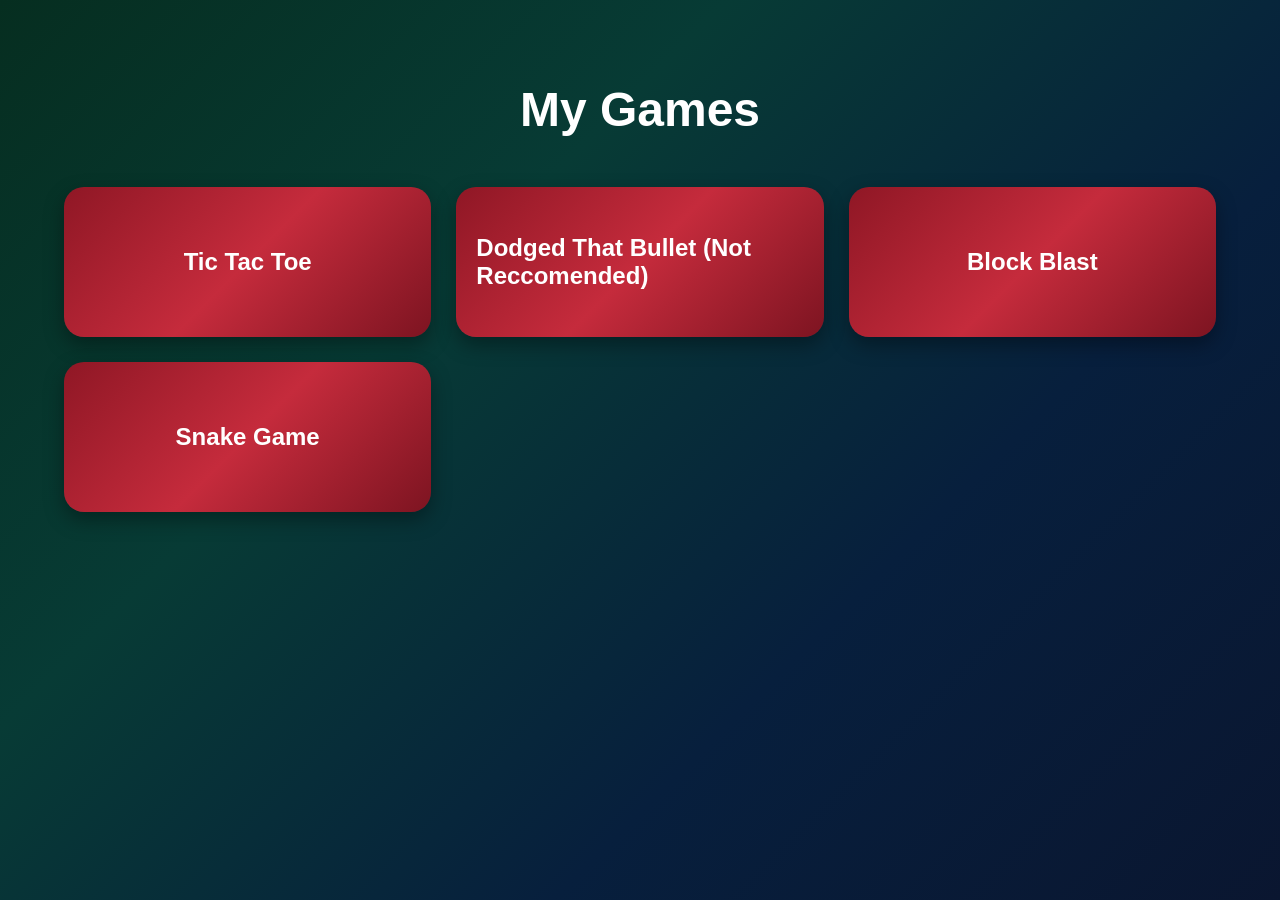
<file: index.html>
<!DOCTYPE html>
<html lang="en">
<head>
    <meta charset="UTF-8">
    <meta name="viewport" content="width=device-width, initial-scale=1.0">

    <title>My Games</title>

    <link rel="stylesheet" href="style1.css">
</head>

<body>

    <main>
        <h1>My Games</h1>

        <div class="game-row">
            <a href="Tic Tac Toe/tic tac toe pg1.html" class="game-button">
                Tic Tac Toe
            </a>

            <a href="Dodged that bullet/dodged that bullet page.html" class="game-button" target="_blank">
                Dodged That Bullet          (Not Reccomended)
            </a>

            <a href="Block Blast/Block Blast Space PG1.html" class="game-button">
                Block Blast
            </a>

            <a href="Snake Game/snake game pg1.html" class="game-button">
                Snake Game
            </a>

            </a>
        </div>
    </main>

</body>
</html>
</file>
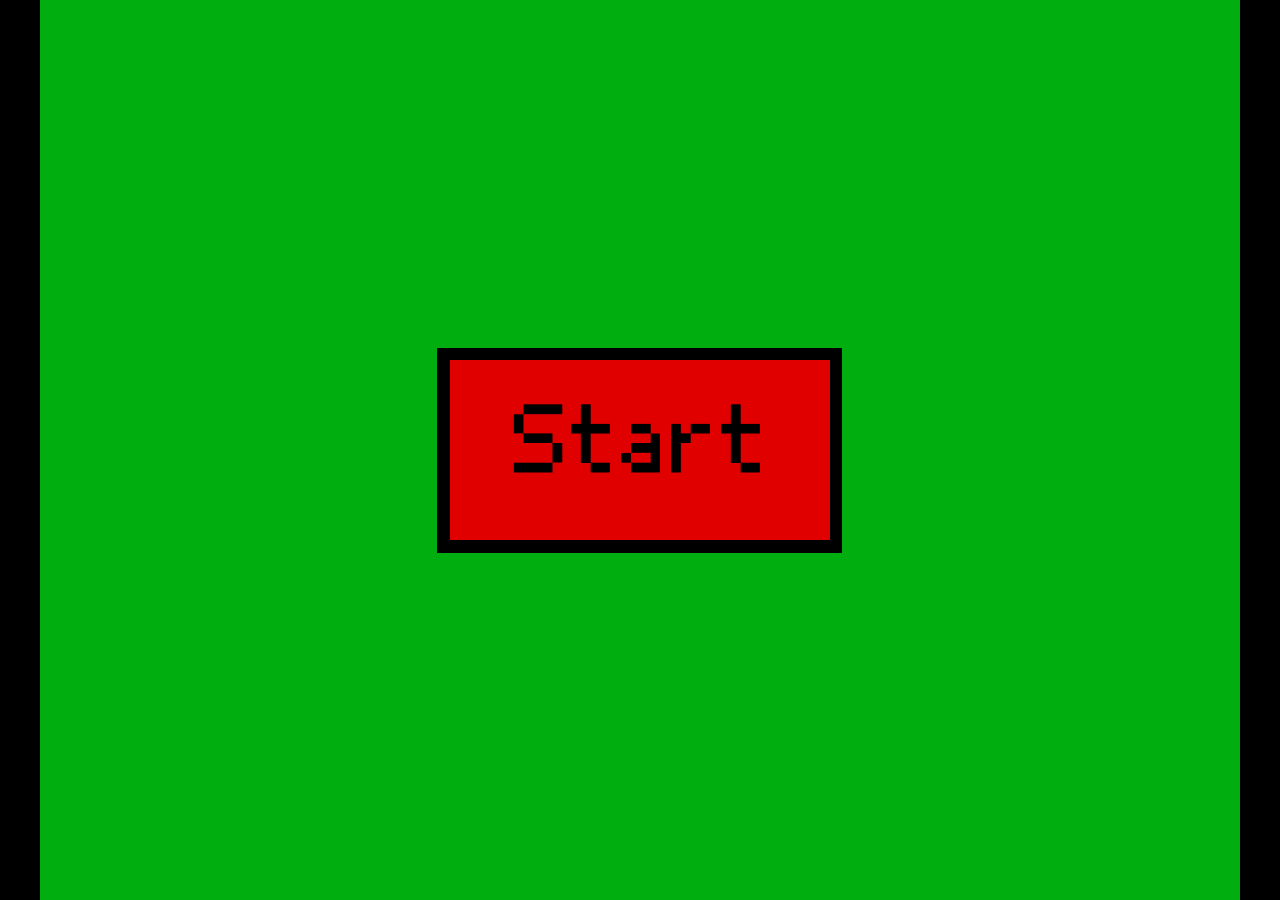
<file: Dodged that bullet/index.html>
<!DOCTYPE html>
<!-- Created with https://packager.turbowarp.org/ -->
<html>
<head>
  <meta charset="utf-8">
  <meta name="viewport" content="width=device-width, initial-scale=1.0, maximum-scale=1.0, user-scalable=no">
  <!-- We only include this to explicitly loosen the CSP of various packager environments. It does not provide any security. -->
  <meta http-equiv="Content-Security-Policy" content="default-src * 'self' 'unsafe-inline' 'unsafe-eval' data: blob:">
  <title>Dogded That Bullet Improved unfinished</title>
  <style>
    body {
      color: #ffffff;
      font-family: sans-serif;
      overflow: hidden;
      margin: 0;
      padding: 0;
    }
    :root, body.is-fullscreen {
      background-color: #000000;
    }
    [hidden] {
      display: none !important;
    }
    h1 {
      font-weight: normal;
    }
    a {
      color: inherit;
      text-decoration: underline;
      cursor: pointer;
    }

    #app, #loading, #error, #launch {
      position: absolute;
      top: 0;
      left: 0;
      width: 100%;
      height: 100%;
    }
    .screen {
      display: flex;
      flex-direction: column;
      align-items: center;
      justify-content: center;
      text-align: center;
      cursor: default;
      user-select: none;
      -webkit-user-select: none;
      background-color: #000000;
    }
    #launch {
      background-color: rgba(0, 0, 0, 0.7);
      cursor: pointer;
    }
    .green-flag {
      width: 80px;
      height: 80px;
      padding: 16px;
      border-radius: 100%;
      background: rgba(255, 255, 255, 0.75);
      border: 3px solid hsla(0, 100%, 100%, 1);
      display: flex;
      justify-content: center;
      align-items: center;
      box-sizing: border-box;
    }
    #loading {
      
    }
    .progress-bar-outer {
      border: 1px solid currentColor;
      height: 10px;
      width: 200px;
      max-width: 200px;
    }
    .progress-bar-inner {
      height: 100%;
      width: 0;
      background-color: currentColor;
    }
    .loading-text, noscript {
      font-weight: normal;
      font-size: 36px;
      margin: 0 0 16px;
    }
    .loading-image {
      margin: 0 0 16px;
    }
    #error-message, #error-stack {
      font-family: monospace;
      max-width: 600px;
      white-space: pre-wrap;
      user-select: text;
      -webkit-user-select: text;
    }
    #error-stack {
      text-align: left;
      max-height: 200px;
      overflow: auto;
    }
    .control-button {
      width: 2rem;
      height: 2rem;
      padding: 0.375rem;
      margin-top: 0.5rem;
      margin-bottom: 0.5rem;
      user-select: none;
      -webkit-user-select: none;
      cursor: pointer;
      border: 0;
      border-radius: 4px;
    }
    .control-button-highlight:hover {
      background: #ff4c4c26;
    }
    .control-button-highlight.active {
      background: #ff4c4c59;
    }
    .fullscreen-button {
      background: white;
    }
    .standalone-fullscreen-button {
      position: absolute;
      top: 0;
      right: 0;
      background-color: rgba(0, 0, 0, 0.5);
      border-radius: 0 0 0 4px;
      padding: 4px;
      cursor: pointer;
    }
    .sc-canvas {
      cursor: auto;
    }
    .sc-monitor-root[data-opcode^="data_"] .sc-monitor-value-color {
      background-color: #ff8c1a;
    }
    .sc-monitor-row-value-outer {
      background-color: #fc662c;
    }
    .sc-monitor-row-value-editing .sc-monitor-row-value-outer {
      background-color: #e25b27;
    }
    
  </style>
  <meta name="theme-color" content="#000000">
  
</head>
<body>
  <div id="app"></div>

  <div id="launch" class="screen" hidden title="Click to start">
    <div class="green-flag">
      <svg viewBox="0 0 16.63 17.5" width="42" height="44">
        <defs><style>.cls-1,.cls-2{fill:#4cbf56;stroke:#45993d;stroke-linecap:round;stroke-linejoin:round;}.cls-2{stroke-width:1.5px;}</style></defs>
        <path class="cls-1" d="M.75,2A6.44,6.44,0,0,1,8.44,2h0a6.44,6.44,0,0,0,7.69,0V12.4a6.44,6.44,0,0,1-7.69,0h0a6.44,6.44,0,0,0-7.69,0"/>
        <line class="cls-2" x1="0.75" y1="16.75" x2="0.75" y2="0.75"/>
      </svg>
    </div>
  </div>

  <div id="loading" class="screen">
    <noscript>Enable JavaScript</noscript>
    
    
    <div class="progress-bar-outer"><div class="progress-bar-inner" id="loading-inner"></div></div>
  </div>

  <div id="error" class="screen" hidden>
    <h1>Error</h1>
    <details>
      <summary id="error-message"></summary>
      <p id="error-stack"></p>
    </details>
  </div>

  <script src="script.js"></script>
  <script>
    const appElement = document.getElementById('app');
    const launchScreen = document.getElementById('launch');
    const loadingScreen = document.getElementById('loading');
    const loadingInner = document.getElementById('loading-inner');
    const errorScreen = document.getElementById('error');
    const errorScreenMessage = document.getElementById('error-message');
    const errorScreenStack = document.getElementById('error-stack');

    const handleError = (error) => {
      console.error(error);
      if (!errorScreen.hidden) return;
      errorScreen.hidden = false;
      errorScreenMessage.textContent = '' + error;
      let debug = error && error.stack || 'no stack';
      debug += '\nUser agent: ' + navigator.userAgent;
      errorScreenStack.textContent = debug;
    };
    const setProgress = (progress) => {
      if (loadingInner) loadingInner.style.width = progress * 100 + '%';
    };
    const interpolate = (a, b, t) => a + t * (b - a);

    try {
      setProgress(0.1);

      const scaffolding = new Scaffolding.Scaffolding();
      scaffolding.width = 480;
      scaffolding.height = 360;
      scaffolding.resizeMode = "preserve-ratio";
      scaffolding.editableLists = false;
      scaffolding.usePackagedRuntime = true;
      scaffolding.setup();
      scaffolding.appendTo(appElement);

      const vm = scaffolding.vm;
      window.scaffolding = scaffolding;
      window.vm = scaffolding.vm;
      window.Scratch = {
        vm,
        renderer: vm.renderer,
        audioEngine: vm.runtime.audioEngine,
        bitmapAdapter: vm.runtime.v2BitmapAdapter,
        videoProvider: vm.runtime.ioDevices.video.provider
      };

      scaffolding.setUsername("player####".replace(/#/g, () => Math.floor(Math.random() * 10)));
      scaffolding.setAccentColor("#ff4c4c");

      try {
        scaffolding.addCloudProvider(new Scaffolding.Cloud.WebSocketProvider(["wss://clouddata.turbowarp.org","wss://clouddata.turbowarp.xyz"], "p4-@Dogded That Bullet Improved unfinished.sb3"));
      } catch (error) {
        console.error(error);
      }

      vm.setTurboMode(false);
      if (vm.setInterpolation) vm.setInterpolation(false);
      if (vm.setFramerate) vm.setFramerate(30);
      if (vm.renderer.setUseHighQualityRender) vm.renderer.setUseHighQualityRender(false);
      if (vm.setRuntimeOptions) vm.setRuntimeOptions({
        fencing: true,
        miscLimits: true,
        maxClones: 300,
      });
      if (vm.setCompilerOptions) vm.setCompilerOptions({
        enabled: true,
        warpTimer: false
      });
      if (vm.renderer.setMaxTextureDimension) vm.renderer.setMaxTextureDimension(2048);

      // enforcePrivacy threat model only makes sense in the editor
      if (vm.runtime.setEnforcePrivacy) vm.runtime.setEnforcePrivacy(false);

      if (typeof ScaffoldingAddons !== 'undefined') {
        ScaffoldingAddons.run(scaffolding, {"gamepad":false,"pointerlock":false,"specialCloudBehaviors":false,"unsafeCloudBehaviors":false,"pause":false});
      }

      scaffolding.setExtensionSecurityManager({
        getSandboxMode: () => 'unsandboxed',
        canLoadExtensionFromProject: () => true
      });
      for (const extension of []) {
        vm.extensionManager.loadExtensionURL(extension);
      }

    } catch (e) {
      handleError(e);
    }
  </script>
  
  
    <script>
      const getProjectData = (function() {
        const storage = scaffolding.storage;
        storage.onprogress = (total, loaded) => {
          setProgress(interpolate(0.2, 0.98, loaded / total));
        };
        
        storage.addWebStore(
          [
            storage.AssetType.ImageVector,
            storage.AssetType.ImageBitmap,
            storage.AssetType.Sound,
            storage.AssetType.Font
          ].filter(i => i),
          (asset) => new URL('./assets/' + asset.assetId + '.' + asset.dataFormat, location).href
        );
        return () => new Promise((resolve, reject) => {
        const xhr = new XMLHttpRequest();
        xhr.onload = () => {
          resolve(xhr.response);
        };
        xhr.onerror = () => {
          if (location.protocol === 'file:') {
            reject(new Error('Zip environment must be used on a website, not on a local file. To fix this error, use the "Plain HTML" environment instead.'));
          } else {
            reject(new Error('Request to load project data failed.'));
          }
        };
        xhr.onprogress = (e) => {
          if (e.lengthComputable) {
            setProgress(interpolate(0.1, 0.2, e.loaded / e.total));
          }
        };
        xhr.responseType = 'arraybuffer';
        xhr.open('GET', "./assets/project.json");
        xhr.send();
      });
      })();
    </script>
  <script>
    const run = async () => {
      const projectData = await getProjectData();
      await scaffolding.loadProject(projectData);
      setProgress(1);
      loadingScreen.hidden = true;
      if (true) {
        scaffolding.start();
      } else {
        launchScreen.hidden = false;
        launchScreen.addEventListener('click', () => {
          launchScreen.hidden = true;
          scaffolding.start();
        });
        launchScreen.focus();
      }
    };
    run().catch(handleError);
  </script>
</body>
</html>
</file>
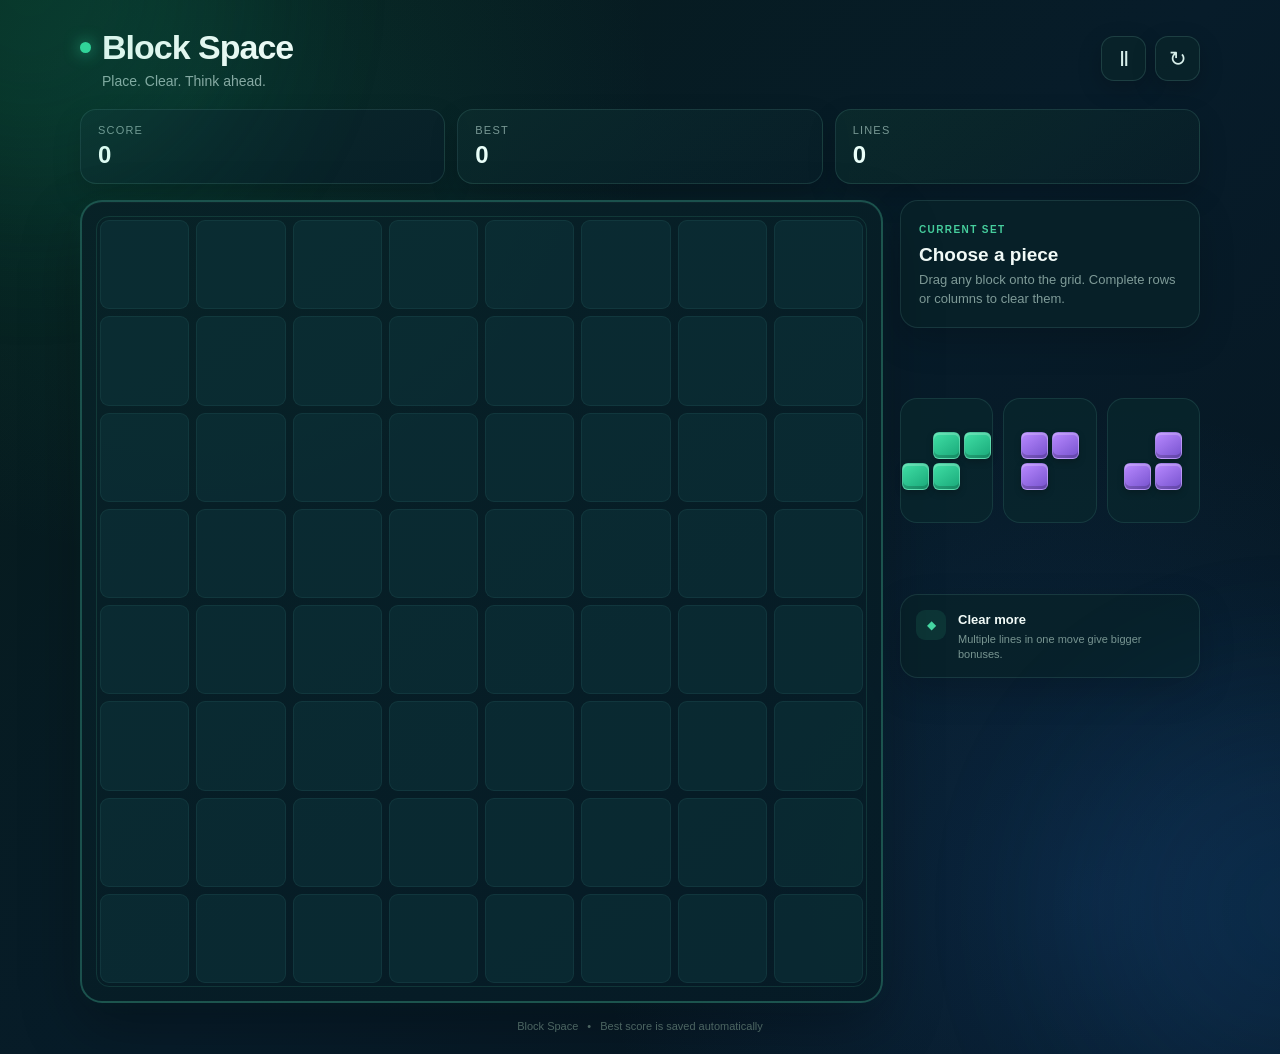
<file: Block Blast/Block Blast Space PG1.html>
<!DOCTYPE html>
<html lang="en">
<head>
    <meta charset="UTF-8">
    <meta name="viewport" content="width=device-width, initial-scale=1.0, maximum-scale=1.0, user-scalable=no">
    <title>Block Space</title>
    <link rel="stylesheet" href="style1.css">
</head>
<body>

    <div class="backgroundGlow glowOne"></div>
    <div class="backgroundGlow glowTwo"></div>

    <main class="gameShell">

        <header class="topBar">
            <div>
                <div class="titleRow">
                    <span class="titleDot"></span>
                    <h1>Block Space</h1>
                </div>

                <p>Place. Clear. Think ahead.</p>
            </div>

            <div class="topButtons">
                <button id="pauseButton" class="iconButton" aria-label="Pause">
                    Ⅱ
                </button>

                <button id="restartButton" class="iconButton" aria-label="Restart">
                    ↻
                </button>
            </div>
        </header>

        <section class="stats">

            <div class="statBox">
                <span>Score</span>
                <strong id="score">0</strong>
            </div>

            <div class="statBox">
                <span>Best</span>
                <strong id="best">0</strong>
            </div>

            <div class="statBox">
                <span>Lines</span>
                <strong id="lines">0</strong>
            </div>

        </section>

        <section class="gameArea">

            <div class="boardPanel">

                <div id="board" class="board"></div>

                <div id="pauseOverlay" class="overlay hidden">
                    <div class="overlayCard">

                        <div class="overlayIcon">Ⅱ</div>

                        <h2>Paused</h2>

                        <p>Take a moment.</p>

                        <button id="resumeButton" class="mainButton">
                            Resume
                        </button>

                    </div>
                </div>

                <div id="gameOverOverlay" class="overlay hidden">
                    <div class="overlayCard">

                        <div class="overlayIcon">✦</div>

                        <h2>Game Over</h2>

                        <p>No more moves are available.</p>

                        <div class="finalScore">
                            <span>Final Score</span>
                            <strong id="finalScore">0</strong>
                        </div>

                        <button id="gameOverRestart" class="mainButton">
                            Play Again
                        </button>

                    </div>
                </div>

            </div>

            <aside class="sidePanel">

                <div class="infoCard">

                    <span class="smallLabel">
                        CURRENT SET
                    </span>

                    <h2>Choose a piece</h2>

                    <p>
                        Drag any block onto the grid.
                        Complete rows or columns to clear them.
                    </p>

                </div>

                <div id="pieces" class="pieces"></div>

                <div class="hintCard">

                    <span class="hintIcon">◆</span>

                    <div>
                        <strong>Clear more</strong>

                        <p>
                            Multiple lines in one move give bigger bonuses.
                        </p>
                    </div>

                </div>

            </aside>

        </section>

        <footer>
            <span>Block Space</span>
            <span>•</span>
            <span>Best score is saved automatically</span>
        </footer>

    </main>

    <script src="Block Blast Script.js"></script>

</body>
</html>
</file>
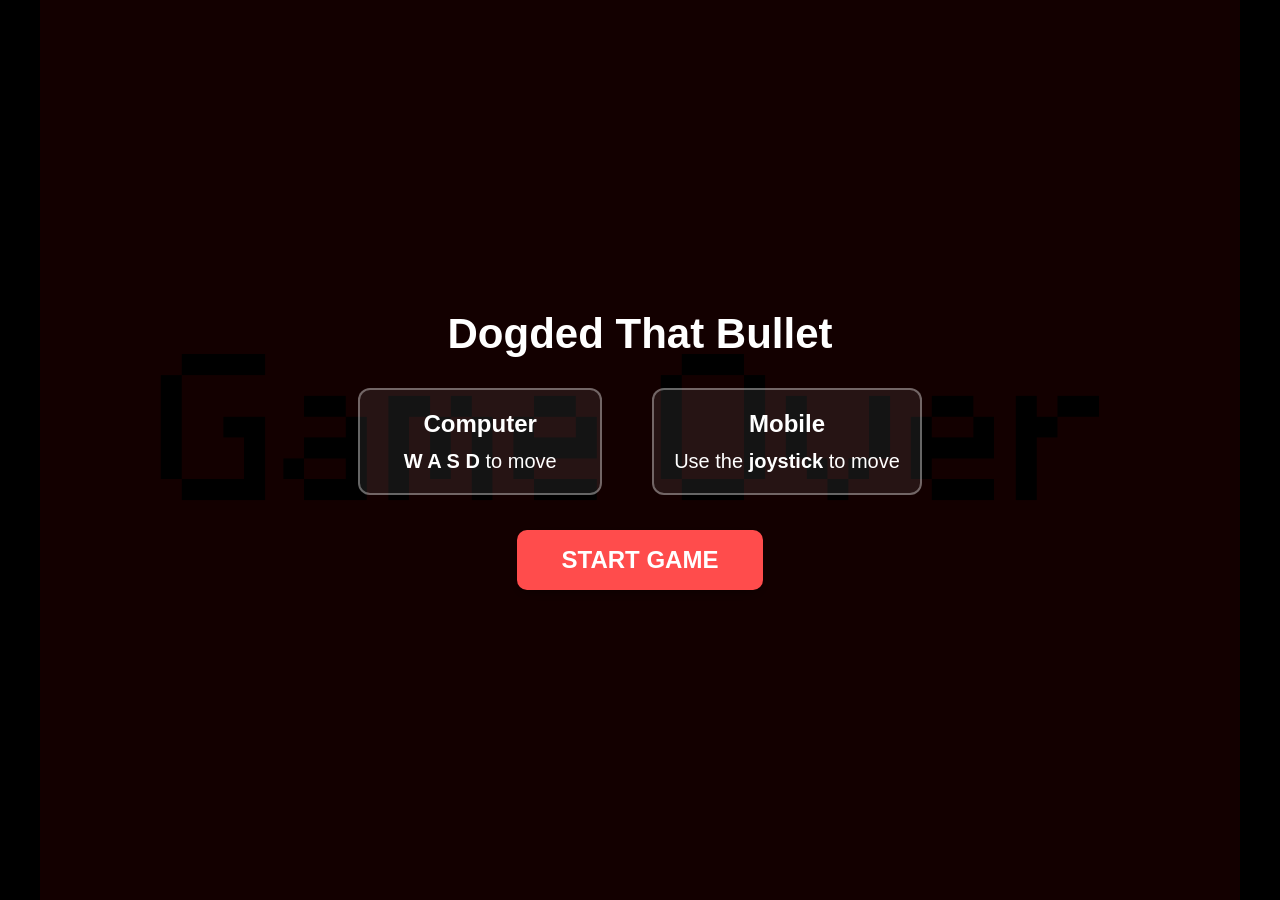
<file: Dodged that bullet/dodged that bullet page.html>
<!DOCTYPE html>
<html>
<head>
<meta charset="utf-8">
<meta name="viewport" content="width=device-width, initial-scale=1.0, maximum-scale=1.0, user-scalable=no">
<meta http-equiv="Content-Security-Policy" content="default-src * 'self' 'unsafe-inline' 'unsafe-eval' data: blob:">
<title>Dogded That Bullet Improved unfinished</title>

<style>
body{
color:#fff;
font-family:sans-serif;
overflow:hidden;
margin:0;
padding:0
}

:root,body.is-fullscreen{
background-color:#000
}

[hidden]{
display:none!important
}

h1{
font-weight:normal
}

a{
color:inherit;
text-decoration:underline;
cursor:pointer
}

#app,#loading,#error,#launch{
position:absolute;
top:0;
left:0;
width:100%;
height:100%
}

.screen{
display:flex;
flex-direction:column;
align-items:center;
justify-content:center;
text-align:center;
cursor:default;
user-select:none;
-webkit-user-select:none;
background-color:#000
}

#launch{
background-color:rgba(0,0,0,.92);
cursor:default;
z-index:10000
}

.launch-title{
font-size:42px;
margin:0 0 30px;
font-weight:bold
}

.controls{
display:flex;
gap:50px;
margin-bottom:35px
}

.control-box{
min-width:200px;
padding:20px;
border:2px solid rgba(255,255,255,.35);
border-radius:12px;
background:rgba(255,255,255,.08)
}

.control-box h2{
margin:0 0 12px;
font-size:24px
}

.control-box p{
margin:0;
font-size:20px
}

.start-button{
padding:16px 45px;
font-size:24px;
font-weight:bold;
color:#fff;
background:#ff4c4c;
border:0;
border-radius:10px;
cursor:pointer;
box-shadow:0 4px 12px rgba(0,0,0,.4)
}

.start-button:hover{
background:#ff6666
}

.green-flag{
width:80px;
height:80px;
padding:16px;
border-radius:100%;
background:rgba(255,255,255,.75);
border:3px solid hsla(0,100%,100%,1);
display:flex;
justify-content:center;
align-items:center;
box-sizing:border-box
}

.progress-bar-outer{
border:1px solid currentColor;
height:10px;
width:200px;
max-width:200px
}

.progress-bar-inner{
height:100%;
width:0;
background-color:currentColor
}

.loading-text,noscript{
font-weight:normal;
font-size:36px;
margin:0 0 16px
}

.loading-image{
margin:0 0 16px
}

#error-message,#error-stack{
font-family:monospace;
max-width:600px;
white-space:pre-wrap;
user-select:text;
-webkit-user-select:text
}

#error-stack{
text-align:left;
max-height:200px;
overflow:auto
}

.control-button{
width:2rem;
height:2rem;
padding:.375rem;
margin-top:.5rem;
margin-bottom:.5rem;
user-select:none;
-webkit-user-select:none;
cursor:pointer;
border:0;
border-radius:4px
}

.control-button-highlight:hover{
background:#ff4c4c26
}

.control-button-highlight.active{
background:#ff4c4c59
}

.fullscreen-button{
background:#fff
}

.standalone-fullscreen-button{
position:absolute;
top:0;
right:0;
background-color:rgba(0,0,0,.5);
border-radius:0 0 0 4px;
padding:4px;
cursor:pointer
}

.sc-canvas{
cursor:auto
}

.sc-monitor-root[data-opcode^="data_"] .sc-monitor-value-color{
background-color:#ff8c1a
}

.sc-monitor-row-value-outer{
background-color:#fc662c
}

.sc-monitor-row-value-editing .sc-monitor-row-value-outer{
background-color:#e25b27
}

#mobile-joystick{
position:fixed;
bottom:16px;
left:16px;
width:100px;
height:100px;
z-index:9999;
touch-action:none;
display:none;
-webkit-user-select:none;
user-select:none;
pointer-events:auto;
cursor:grab
}

#mobile-joystick:active{
cursor:grabbing
}

.joystick-base{
position:relative;
width:100%;
height:100%;
box-sizing:border-box;
border-radius:50%;
background:rgba(0,0,0,.22);
border:1px solid rgba(255,255,255,.55);
display:flex;
align-items:center;
justify-content:center;
box-shadow:0 4px 12px rgba(0,0,0,.25);
overflow:visible
}

.joystick-knob{
width:40px;
height:40px;
border-radius:50%;
background:rgba(255,255,255,.95);
box-shadow:0 2px 6px rgba(0,0,0,.25);
transform:translate(0,0);
transition:transform .06s linear;
will-change:transform;
pointer-events:none
}

@media (hover:none) and (pointer:coarse),(max-width:900px){
#mobile-joystick{
display:block
}
}

@media (max-width:600px){

.launch-title{
font-size:30px
}

.controls{
flex-direction:column;
gap:15px;
margin-bottom:25px
}

.control-box{
min-width:220px;
padding:14px
}

.control-box h2{
font-size:20px
}

.control-box p{
font-size:17px
}

.start-button{
font-size:20px;
padding:14px 35px
}

}
</style>

<meta name="theme-color" content="#000000">
</head>

<body>

<div id="app"></div>

<div id="launch" class="screen" hidden>

<h1 class="launch-title">
Dogded That Bullet
</h1>

<div class="controls">

<div class="control-box">

<h2>Computer</h2>

<p>
<strong>W A S D</strong> to move
</p>

</div>

<div class="control-box">

<h2>Mobile</h2>

<p>
Use the <strong>joystick</strong> to move
</p>

</div>

</div>

<button class="start-button" id="start-button">
START GAME
</button>

</div>


<div id="loading" class="screen">

<noscript>
Enable JavaScript
</noscript>

<div class="progress-bar-outer">

<div
class="progress-bar-inner"
id="loading-inner">
</div>

</div>

</div>


<div id="error" class="screen" hidden>

<h1>Error</h1>

<details>

<summary id="error-message"></summary>

<p id="error-stack"></p>

</details>

</div>


<div id="mobile-joystick" aria-hidden="true" title="Virtual joystick">

<div class="joystick-base">

<div class="joystick-knob">
</div>

</div>

</div>


<script src="script.js"></script>


<script>

const appElement=document.getElementById('app');

const launchScreen=document.getElementById('launch');

const loadingScreen=document.getElementById('loading');

const loadingInner=document.getElementById('loading-inner');

const errorScreen=document.getElementById('error');

const errorScreenMessage=document.getElementById('error-message');

const errorScreenStack=document.getElementById('error-stack');

const startButton=document.getElementById('start-button');


const handleError=(error)=>{

console.error(error);

if(!errorScreen.hidden)return;

errorScreen.hidden=false;

errorScreenMessage.textContent=''+error;

let debug=error&&error.stack||'no stack';

debug+='\nUser agent: '+navigator.userAgent;

errorScreenStack.textContent=debug;

};


const setProgress=(progress)=>{

if(loadingInner){

loadingInner.style.width=progress*100+'%';

}

};


const interpolate=(a,b,t)=>a+t*(b-a);


try{

setProgress(.1);


const scaffolding=new Scaffolding.Scaffolding();


scaffolding.width=480;

scaffolding.height=360;

scaffolding.resizeMode="preserve-ratio";

scaffolding.editableLists=false;

scaffolding.usePackagedRuntime=true;


scaffolding.setup();

scaffolding.appendTo(appElement);


const vm=scaffolding.vm;


window.scaffolding=scaffolding;

window.vm=scaffolding.vm;


window.Scratch={

vm,

renderer:vm.renderer,

audioEngine:vm.runtime.audioEngine,

bitmapAdapter:vm.runtime.v2BitmapAdapter,

videoProvider:vm.runtime.ioDevices.video.provider

};


scaffolding.setUsername(

"player####".replace(

/#/g,

()=>Math.floor(Math.random()*10)

)

);


scaffolding.setAccentColor("#ff4c4c");


try{

scaffolding.addCloudProvider(

new Scaffolding.Cloud.WebSocketProvider(

[

"wss://clouddata.turbowarp.org",

"wss://clouddata.turbowarp.xyz"

],

"p4-@Dogded That Bullet Improved unfinished.sb3"

)

);

}catch(error){

console.error(error);

}


vm.setTurboMode(false);


if(vm.setInterpolation){

vm.setInterpolation(false);

}


if(vm.setFramerate){

vm.setFramerate(30);

}


if(vm.renderer.setUseHighQualityRender){

vm.renderer.setUseHighQualityRender(false);

}


if(vm.setRuntimeOptions){

vm.setRuntimeOptions({

fencing:true,

miscLimits:true,

maxClones:300

});

}


if(vm.setCompilerOptions){

vm.setCompilerOptions({

enabled:true,

warpTimer:false

});

}


if(vm.renderer.setMaxTextureDimension){

vm.renderer.setMaxTextureDimension(2048);

}


if(vm.runtime.setEnforcePrivacy){

vm.runtime.setEnforcePrivacy(false);

}


if(typeof ScaffoldingAddons!=='undefined'){

ScaffoldingAddons.run(

scaffolding,

{

"gamepad":false,

"pointerlock":false,

"specialCloudBehaviors":false,

"unsafeCloudBehaviors":false,

"pause":false

}

);

}


scaffolding.setExtensionSecurityManager({

getSandboxMode:()=> 'unsandboxed',

canLoadExtensionFromProject:()=>true

});


for(const extension of[]){

vm.extensionManager.loadExtensionURL(extension);

}


}catch(e){

handleError(e);

}

</script>


<script>

const getProjectData=(function(){

const storage=scaffolding.storage;


storage.onprogress=(total,loaded)=>{

setProgress(

interpolate(.2,.98,loaded/total)

);

};


storage.addWebStore(

[

storage.AssetType.ImageVector,

storage.AssetType.ImageBitmap,

storage.AssetType.Sound,

storage.AssetType.Font

].filter(i=>i),

(asset)=>

new URL(

'./assets/'+

asset.assetId+'.'+

asset.dataFormat,

location

).href

);


return()=>new Promise((resolve,reject)=>{

const xhr=new XMLHttpRequest();


xhr.onload=()=>{

resolve(xhr.response);

};


xhr.onerror=()=>{

if(location.protocol==='file:'){

reject(

new Error(

'Zip environment must be used on a website, not on a local file. To fix this error, use the "Plain HTML" environment instead.'

)

);

}else{

reject(

new Error(

'Request to load project data failed.'

)

);

}

};


xhr.onprogress=(e)=>{

if(e.lengthComputable){

setProgress(

interpolate(

.1,

.2,

e.loaded/e.total

)

);

}

};


xhr.responseType='arraybuffer';

xhr.open(

'GET',

"./assets/project.json"

);

xhr.send();

});

})();

</script>


<script>

const run=async()=>{

const projectData=await getProjectData();

await scaffolding.loadProject(projectData);

setProgress(1);

loadingScreen.hidden=true;


/*
The project is loaded, but we do NOT start it yet.

The player must first see the controls.
*/

launchScreen.hidden=false;

};


run().catch(handleError);

</script>


<script>

/*
The HTML Start Game button.

This starts the Scratch project immediately.

There is NO countdown here.

The 5-second delay for the massive ball
must be inside the Scratch project itself.
*/

let gameStarted=false;


startButton.addEventListener('click',()=>{

if(gameStarted){

return;

}

gameStarted=true;


/*
Hide the controls screen.
*/

launchScreen.hidden=true;


/*
Start the actual Scratch project.
*/

scaffolding.start();


/*
Set up the mobile joystick after
the Scratch project has started.
*/

setupMobileJoystick();

});

</script>


<script>

function setupMobileJoystick(){

const joystick=document.getElementById('mobile-joystick');

const knob=document.querySelector('.joystick-knob');


if(!joystick||!knob||!window.vm){

return;

}


let active=false;

let pointerId=null;


let pressedKeys=new Set();


const deadZone=8;

const maxDistance=30;


function pressKey(key){

if(pressedKeys.has(key)){

return;

}


try{

vm.runtime.ioDevices.keyboard.postData({

key:key,

isDown:true

});

}catch(error){

console.error(error);

}


pressedKeys.add(key);

}


function releaseKey(key){

if(!pressedKeys.has(key)){

return;

}


try{

vm.runtime.ioDevices.keyboard.postData({

key:key,

isDown:false

});

}catch(error){

console.error(error);

}


pressedKeys.delete(key);

}


function setKeys(keys){

const wantedKeys=new Set(keys);


for(const key of pressedKeys){

if(!wantedKeys.has(key)){

releaseKey(key);

}

}


for(const key of wantedKeys){

if(!pressedKeys.has(key)){

pressKey(key);

}

}

}


function releaseAllKeys(){

for(const key of pressedKeys){

releaseKey(key);

}

pressedKeys.clear();

}


function resetJoystick(){

knob.style.transform='translate(0px, 0px)';

releaseAllKeys();

}


function updateJoystick(clientX,clientY){

const rect=joystick.getBoundingClientRect();


const centerX=rect.left+rect.width/2;

const centerY=rect.top+rect.height/2;


let dx=clientX-centerX;

let dy=clientY-centerY;


const distance=Math.sqrt(dx*dx+dy*dy);


if(distance<deadZone){

resetJoystick();

return;

}


if(distance>maxDistance){

const scale=maxDistance/distance;

dx*=scale;

dy*=scale;

}


knob.style.transform=

'translate('+dx+'px, '+dy+'px)';


const absoluteX=Math.abs(dx);

const absoluteY=Math.abs(dy);


let keys=[];


if(absoluteX>0&&absoluteY>0){

const ratioX=absoluteX/maxDistance;

const ratioY=absoluteY/maxDistance;


if(ratioX>0.35&&ratioY>0.35){

if(dx>0){

keys.push('d');

}else{

keys.push('a');

}


if(dy<0){

keys.push('w');

}else{

keys.push('s');

}

}else if(absoluteX>absoluteY){

if(dx>0){

keys.push('d');

}else{

keys.push('a');

}

}else{

if(dy<0){

keys.push('w');

}else{

keys.push('s');

}

}

}else if(absoluteX>0){

if(dx>0){

keys.push('d');

}else{

keys.push('a');

}

}else if(absoluteY>0){

if(dy<0){

keys.push('w');

}else{

keys.push('s');

}

}


setKeys(keys);

}


joystick.addEventListener('pointerdown',(event)=>{

event.preventDefault();

active=true;

pointerId=event.pointerId;


try{

joystick.setPointerCapture(pointerId);

}catch(error){}


updateJoystick(

event.clientX,

event.clientY

);

});


joystick.addEventListener('pointermove',(event)=>{

if(!active||event.pointerId!==pointerId){

return;

}


event.preventDefault();


updateJoystick(

event.clientX,

event.clientY

);

});


function stopJoystick(event){

if(!active){

return;

}


if(

event&&

event.pointerId!==undefined&&

event.pointerId!==pointerId

){

return;

}


active=false;

pointerId=null;


try{

if(event&&event.pointerId!==undefined){

joystick.releasePointerCapture(event.pointerId);

}

}catch(error){}


resetJoystick();

}


joystick.addEventListener('pointerup',stopJoystick);

joystick.addEventListener('pointercancel',stopJoystick);


joystick.addEventListener('lostpointercapture',()=>{

if(active){

active=false;

pointerId=null;

resetJoystick();

}

});


window.addEventListener('blur',()=>{

active=false;

pointerId=null;

resetJoystick();

});


document.addEventListener('visibilitychange',()=>{

if(document.hidden){

active=false;

pointerId=null;

resetJoystick();

}

});

}

</script>

</body>
</html>
</file>
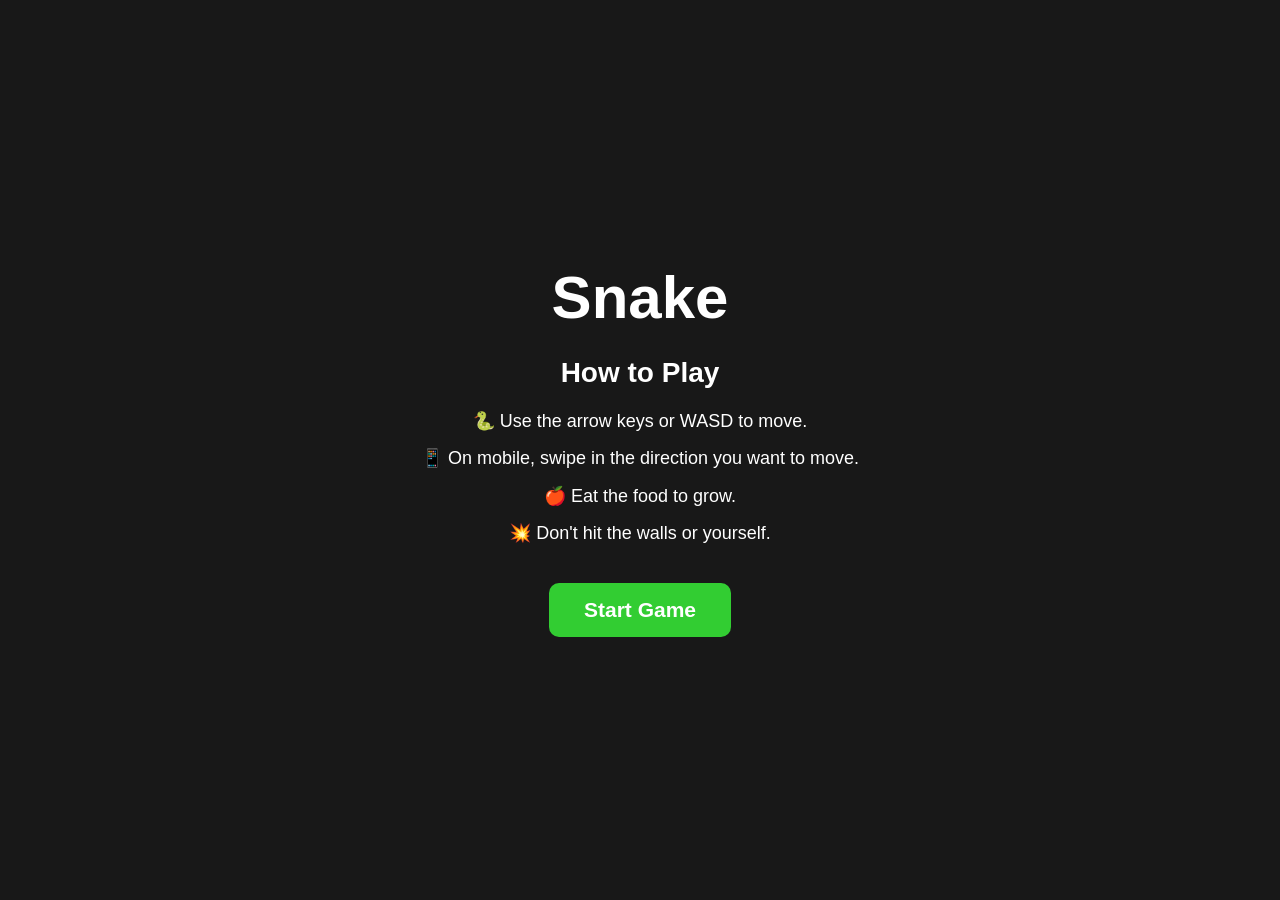
<file: Snake Game/snake game pg1.html>
<!DOCTYPE html>
<html lang="en">
<head>
    <meta charset="UTF-8">
    <meta name="viewport" content="width=device-width, initial-scale=1.0">

    <title>Snake Game</title>

    <link rel="stylesheet" href="style.css">
</head>

<body>

    <div id="game-container">

        <div id="start-screen">
            <h1>Snake</h1>

            <h2>How to Play</h2>

            <p>🐍 Use the arrow keys or WASD to move.</p>
            <p>📱 On mobile, swipe in the direction you want to move.</p>
            <p>🍎 Eat the food to grow.</p>
            <p>💥 Don't hit the walls or yourself.</p>

            <button id="start-button">Start Game</button>
        </div>

        <div id="game-screen" class="hidden">

            <div id="top-bar">
                <div id="score">Score: 0</div>

                <button id="settings-button" aria-label="Settings">
                    ⚙️
                </button>
            </div>

            <canvas id="game-canvas"></canvas>

            <div id="game-over-screen" class="hidden">
                <h2>Game Over!</h2>

                <p id="final-score">Score: 0</p>

                <button id="restart-button">
                    Play Again
                </button>
            </div>

        </div>

        <div id="settings-menu" class="hidden">

            <h2>Settings</h2>

            <label for="difficulty">
                Difficulty:
            </label>

            <select id="difficulty">
                <option value="easy">Easy</option>
                <option value="normal" selected>Normal</option>
                <option value="hard">Hard</option>
            </select>

            <label>
                <input type="checkbox" id="opposite-swipes">
                Opposite swipes
            </label>

            <button id="close-settings">
                Close
            </button>

        </div>

    </div>

    <script src="snake game script.js"></script>

</body>
</html>
</file>
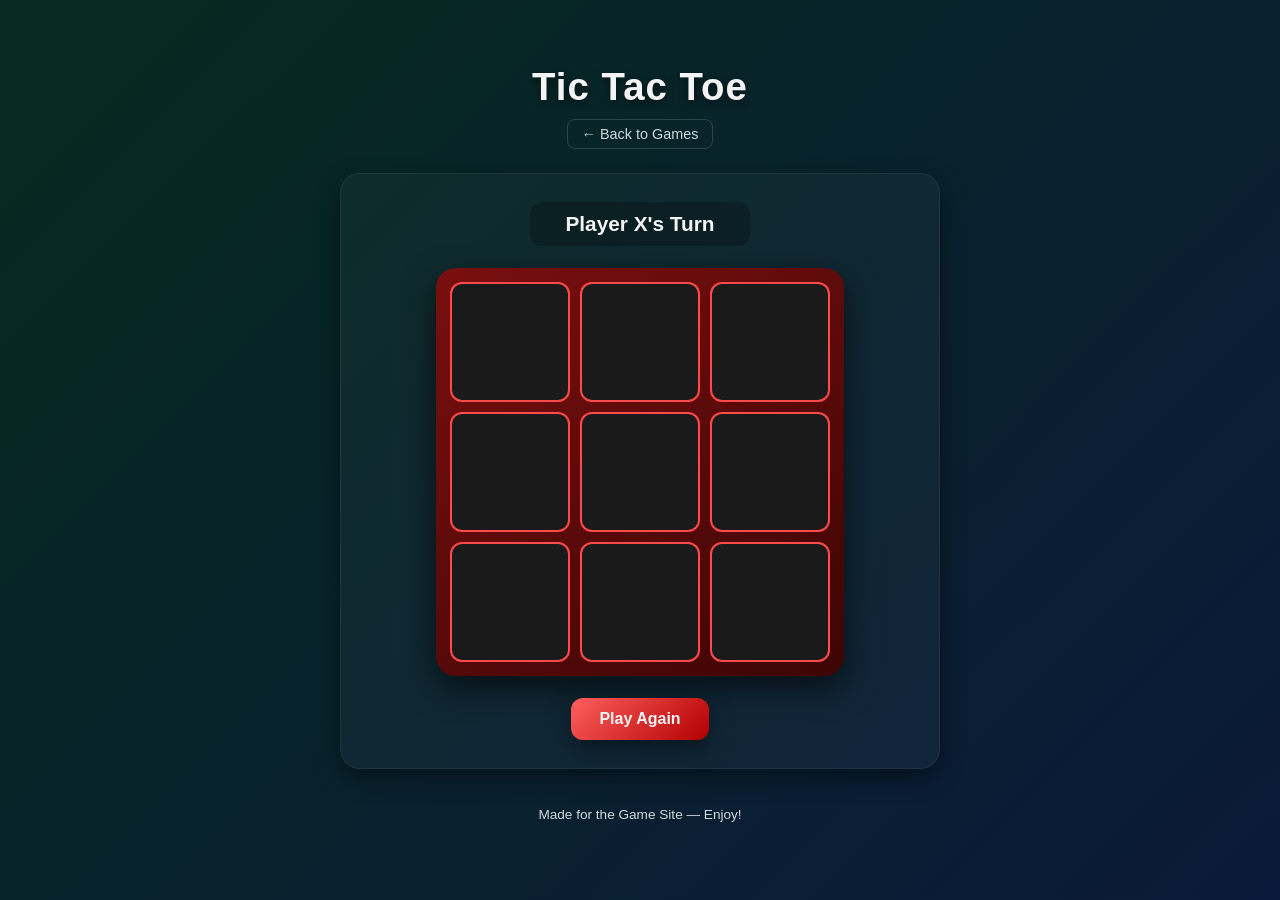
<file: Tic Tac Toe/tic tac toe pg1.html>
<!DOCTYPE html>
<html lang="en">
<head>
<meta charset="UTF-8" />
<meta name="viewport" content="width=device-width, initial-scale=1.0" />
<title>Tic Tac Toe</title>
<link rel="stylesheet" href="style.css" />
</head>
<body>

  <div class="page-wrapper">

    <header class="game-header">
      <h1 class="game-title">Tic&nbsp;Tac&nbsp;Toe</h1>
      <a href="../index.html" class="back-button">&larr; Back to Games</a>
    </header>

    <main class="game-container">

      <section class="status-panel" aria-live="polite">
        <p id="statusText" class="status-text">Player X's Turn</p>
      </section>

      <section class="board-wrapper">
        <div id="board" class="board">
          <button class="square" data-index="0" aria-label="Square 1"></button>
          <button class="square" data-index="1" aria-label="Square 2"></button>
          <button class="square" data-index="2" aria-label="Square 3"></button>
          <button class="square" data-index="3" aria-label="Square 4"></button>
          <button class="square" data-index="4" aria-label="Square 5"></button>
          <button class="square" data-index="5" aria-label="Square 6"></button>
          <button class="square" data-index="6" aria-label="Square 7"></button>
          <button class="square" data-index="7" aria-label="Square 8"></button>
          <button class="square" data-index="8" aria-label="Square 9"></button>
        </div>
      </section>

      <section class="controls">
        <button id="resetButton" class="btn-primary">Play Again</button>
      </section>

    </main>

    <footer class="game-footer">
      <p>Made for the Game Site &mdash; Enjoy!</p>
    </footer>

  </div>

<script src="script.js"></script>
</body>
</html>
</file>
<file: style1.css>
* {
    box-sizing: border-box;
}

html {
    scroll-behavior: smooth;
}

body {
    margin: 0;
    min-height: 100vh;

    font-family: Arial, sans-serif;
    color: white;

    background: linear-gradient(
        135deg,
        #062e20,
        #073b35,
        #071f3d,
        #0a1630
    );
}

main {
    width: 90%;
    max-width: 1200px;
    margin: 0 auto;
    padding: 50px 0;
}

h1 {
    text-align: center;
    font-size: 48px;
    margin-bottom: 50px;
}

.game-row {
    display: grid;
    grid-template-columns: repeat(3, 1fr);
    gap: 25px;
    margin-bottom: 25px;
}

.game-button {
    display: flex;
    align-items: center;
    justify-content: center;

    min-height: 150px;
    padding: 20px;

    border-radius: 20px;

    background: linear-gradient(
        135deg,
        #8f1725,
        #c52b3c,
        #7d1421
    );

    color: white;
    text-decoration: none;

    font-size: 24px;
    font-weight: bold;

    box-shadow: 0 8px 20px rgba(0, 0, 0, 0.35);

    transition:
        transform 0.2s ease,
        box-shadow 0.2s ease;
}

.game-button:hover {
    transform: translateY(-6px) scale(1.02);

    box-shadow: 0 14px 30px rgba(0, 0, 0, 0.5);
}

.game-button:active {
    transform: translateY(-2px) scale(0.99);
}

@media (max-width: 700px) {
    .game-row {
        grid-template-columns: 1fr;
    }

    h1 {
        font-size: 36px;
    }
}
</file>
<file: Block Blast/style1.css>
* {
    box-sizing: border-box;
    -webkit-tap-highlight-color: transparent;
}

html,
body {
    margin: 0;
    min-height: 100%;
}

body {
    min-height: 100vh;
    font-family: Arial, Helvetica, sans-serif;
    color: #f2fbf8;
    background:
        radial-gradient(circle at 15% 10%, rgba(22, 151, 113, 0.16), transparent 32%),
        radial-gradient(circle at 85% 85%, rgba(32, 102, 190, 0.18), transparent 35%),
        linear-gradient(135deg, #061b18, #071c2a 52%, #06151f);
    overflow-x: hidden;
    user-select: none;
}

button {
    font: inherit;
}

.backgroundGlow {
    position: fixed;
    width: 420px;
    height: 420px;
    border-radius: 50%;
    pointer-events: none;
    filter: blur(90px);
    opacity: 0.12;
}

.glowOne {
    background: #12c88c;
    top: -220px;
    left: -180px;
}

.glowTwo {
    background: #217fe2;
    right: -220px;
    bottom: -220px;
}

.gameShell {
    width: min(1120px, calc(100% - 32px));
    margin: 0 auto;
    padding: 28px 0 22px;
}

.topBar {
    display: flex;
    align-items: center;
    justify-content: space-between;
    margin-bottom: 20px;
}

.titleRow {
    display: flex;
    align-items: center;
    gap: 11px;
}

.titleDot {
    width: 11px;
    height: 11px;
    flex-shrink: 0;
    border-radius: 50%;
    background: #35d69c;
    box-shadow: 0 0 16px rgba(53, 214, 156, 0.8);
}

h1 {
    margin: 0;
    font-size: clamp(25px, 4vw, 34px);
    letter-spacing: -1px;
}

.topBar p {
    margin: 6px 0 0 22px;
    color: #8da9a5;
    font-size: 14px;
}

.topButtons {
    display: flex;
    gap: 9px;
}

.iconButton {
    width: 45px;
    height: 45px;
    border: 1px solid rgba(130, 207, 189, 0.17);
    border-radius: 13px;
    background: rgba(9, 36, 42, 0.78);
    color: #d8efea;
    font-size: 21px;
    cursor: pointer;
    box-shadow: 0 8px 25px rgba(0, 0, 0, 0.2);
    transition: 0.18s ease;
}

.iconButton:hover {
    transform: translateY(-2px);
    border-color: rgba(65, 214, 164, 0.5);
    background: rgba(13, 51, 55, 0.9);
}

.stats {
    display: grid;
    grid-template-columns: repeat(3, 1fr);
    gap: 12px;
    margin-bottom: 16px;
}

.statBox {
    padding: 14px 17px;
    border: 1px solid rgba(131, 208, 192, 0.14);
    border-radius: 16px;
    background: linear-gradient(145deg, rgba(11, 43, 44, 0.86), rgba(8, 31, 41, 0.86));
    box-shadow: 0 12px 28px rgba(0, 0, 0, 0.17);
}

.statBox span {
    display: block;
    color: #789894;
    font-size: 11px;
    text-transform: uppercase;
    letter-spacing: 1.2px;
    margin-bottom: 5px;
}

.statBox strong {
    font-size: 24px;
    color: #eafff9;
}


/* =========================
   DESKTOP GAME LAYOUT
========================= */

.gameArea {
    display: grid;

    /*
        The board gets its own square space.
        It can never be stretched vertically.
    */
    grid-template-columns: minmax(0, 1fr) 300px;

    gap: 17px;

    align-items: start;
}

.boardPanel {
    position: relative;

    width: 100%;

    /*
        This is important.
        The panel itself is square.
    */
    aspect-ratio: 1 / 1;

    min-width: 0;
    min-height: 0;

    padding: 14px;

    border: 2px solid rgba(83, 220, 178, 0.28);
    border-radius: 22px;

    background: linear-gradient(
        145deg,
        rgba(8, 34, 39, 0.94),
        rgba(6, 27, 38, 0.94)
    );

    box-shadow:
        0 24px 60px rgba(0, 0, 0, 0.27),
        inset 0 1px rgba(255, 255, 255, 0.025),
        0 0 25px rgba(47, 201, 153, 0.05);

    overflow: hidden;
}

.board {
    width: 100%;
    height: 100%;

    /*
        FORCE the board to be exactly 8 x 8.
    */
    display: grid;
    grid-template-columns: repeat(8, minmax(0, 1fr));
    grid-template-rows: repeat(8, minmax(0, 1fr));

    gap: clamp(4px, 0.55vw, 7px);

    padding: 3px;

    min-width: 0;
    min-height: 0;

    touch-action: none;

    overflow: hidden;

    border: 1px solid rgba(84, 220, 178, 0.13);
    border-radius: 13px;
}

.cell {
    position: relative;

    width: 100%;
    height: 100%;

    min-width: 0;
    min-height: 0;

    border-radius: clamp(5px, 0.8vw, 9px);

    background: rgba(13, 55, 60, 0.54);

    border: 1px solid rgba(123, 210, 193, 0.075);

    overflow: hidden;

    transition:
        background 0.12s ease,
        transform 0.12s ease,
        box-shadow 0.12s ease;
}

.cell.filled {
    border-color: rgba(255, 255, 255, 0.16);

    box-shadow:
        inset 0 2px rgba(255, 255, 255, 0.18),
        inset 0 -3px rgba(0, 0, 0, 0.16),
        0 3px 7px rgba(0, 0, 0, 0.22);
}

.cell.filled::after {
    content: "";

    position: absolute;

    left: 4px;
    right: 4px;
    top: 3px;

    height: 23%;

    border-radius: 5px;

    background: rgba(255, 255, 255, 0.13);

    pointer-events: none;
}

.cell.preview {
    background: rgba(69, 221, 166, 0.38);

    border-color: rgba(107, 245, 196, 0.7);

    box-shadow:
        inset 0 0 12px rgba(48, 222, 163, 0.2),
        0 0 10px rgba(48, 222, 163, 0.14);
}

.cell.invalidPreview {
    background: rgba(232, 89, 91, 0.3);

    border-color: rgba(255, 122, 122, 0.65);
}

.cell.clearing {
    animation: clearCell 0.34s ease forwards;
}

@keyframes clearCell {
    0% {
        transform: scale(1);
        opacity: 1;
    }

    55% {
        transform: scale(1.18);
        opacity: 0.9;
    }

    100% {
        transform: scale(0.2);
        opacity: 0;
    }
}


/* =========================
   SIDE PANEL
========================= */

.sidePanel {
    display: flex;
    flex-direction: column;
    gap: 13px;

    min-width: 0;
}

.infoCard,
.hintCard {
    border: 1px solid rgba(126, 205, 190, 0.14);
    border-radius: 18px;
    background: rgba(8, 35, 41, 0.77);
    box-shadow: 0 13px 35px rgba(0, 0, 0, 0.17);
}

.infoCard {
    padding: 18px;
}

.smallLabel {
    color: #46ce9d;
    font-size: 10px;
    font-weight: bold;
    letter-spacing: 1.4px;
}

.infoCard h2 {
    margin: 7px 0 5px;
    font-size: 19px;
}

.infoCard p {
    margin: 0;
    color: #7f9b98;
    line-height: 1.45;
    font-size: 13px;
}

.pieces {
    min-height: 240px;

    display: grid;

    grid-template-columns: repeat(3, minmax(0, 1fr));

    gap: 10px;

    align-items: center;

    min-width: 0;
}

.piece {
    position: relative;

    min-width: 0;
    min-height: 125px;

    display: flex;
    align-items: center;
    justify-content: center;

    padding: 12px;

    border: 1px solid rgba(123, 209, 194, 0.12);
    border-radius: 17px;

    background: rgba(9, 39, 45, 0.72);

    cursor: grab;

    touch-action: none;

    transition:
        transform 0.18s ease,
        opacity 0.18s ease,
        border-color 0.18s ease;
}

.piece:hover {
    transform: translateY(-3px);
    border-color: rgba(61, 211, 161, 0.38);
}

.piece:active {
    cursor: grabbing;
}

.piece.used {
    opacity: 0.22;
    cursor: default;
    transform: none;
}

.piece.dragging {
    opacity: 0.08;
}

.miniGrid {
    display: grid;
    gap: 4px;
}

.miniCell {
    width: 27px;
    height: 27px;
    border-radius: 6px;
}

.miniCell.empty {
    visibility: hidden;
}

.block {
    border: 1px solid rgba(255, 255, 255, 0.2);

    box-shadow:
        inset 0 2px rgba(255, 255, 255, 0.2),
        inset 0 -3px rgba(0, 0, 0, 0.18),
        0 3px 7px rgba(0, 0, 0, 0.22);
}


/* =========================
   BLOCK COLORS
========================= */

.green {
    background: linear-gradient(145deg, #40dfa5, #19a879);
}

.blue {
    background: linear-gradient(145deg, #53b8ff, #2777d2);
}

.purple {
    background: linear-gradient(145deg, #b889ff, #7652ce);
}

.orange {
    background: linear-gradient(145deg, #ffbd68, #dc7736);
}

.pink {
    background: linear-gradient(145deg, #ff86b7, #d44f84);
}

.cyan {
    background: linear-gradient(145deg, #5de8e5, #29a9b5);
}

.yellow {
    background: linear-gradient(145deg, #f5df67, #c2a72f);
}


/* =========================
   HINT
========================= */

.hintCard {
    display: flex;

    gap: 12px;

    padding: 15px;

    align-items: flex-start;
}

.hintIcon {
    width: 30px;
    height: 30px;

    display: grid;
    place-items: center;

    flex-shrink: 0;

    border-radius: 9px;

    background: rgba(47, 196, 145, 0.12);

    color: #46d8a4;

    font-size: 12px;
}

.hintCard strong {
    font-size: 13px;
}

.hintCard p {
    color: #789591;
    font-size: 11px;
    line-height: 1.4;
    margin: 4px 0 0;
}


/* =========================
   FOOTER
========================= */

footer {
    display: flex;
    justify-content: center;

    gap: 9px;

    color: #587571;

    font-size: 11px;

    padding-top: 17px;
}


/* =========================
   OVERLAYS
========================= */

.overlay {
    position: absolute;

    inset: 0;

    z-index: 20;

    display: grid;
    place-items: center;

    border-radius: 22px;

    background: rgba(3, 16, 22, 0.76);

    backdrop-filter: blur(8px);
}

.overlay.hidden {
    display: none;
}

.overlayCard {
    width: min(320px, 82%);

    text-align: center;

    padding: 28px;

    border: 1px solid rgba(127, 211, 194, 0.2);

    border-radius: 22px;

    background: linear-gradient(
        145deg,
        rgba(12, 48, 50, 0.96),
        rgba(7, 30, 40, 0.96)
    );

    box-shadow: 0 25px 60px rgba(0, 0, 0, 0.35);
}

.overlayIcon {
    width: 52px;
    height: 52px;

    display: grid;
    place-items: center;

    margin: 0 auto 13px;

    border-radius: 15px;

    color: #53dba9;

    background: rgba(57, 210, 158, 0.11);

    font-size: 24px;
}

.overlayCard h2 {
    margin: 0;
    font-size: 25px;
}

.overlayCard p {
    color: #809a97;
    font-size: 13px;
    margin: 8px 0 20px;
}

.finalScore {
    margin-bottom: 20px;
}

.finalScore span {
    display: block;

    color: #718b88;

    font-size: 11px;

    text-transform: uppercase;

    letter-spacing: 1px;
}

.finalScore strong {
    display: block;

    font-size: 34px;

    margin-top: 4px;
}

.mainButton {
    width: 100%;

    border: 0;

    border-radius: 12px;

    padding: 12px 18px;

    color: #03251d;

    background: linear-gradient(
        135deg,
        #54e2af,
        #31bb91
    );

    font-weight: bold;

    cursor: pointer;

    box-shadow:
        0 7px 20px rgba(40, 204, 151, 0.2);

    transition: 0.18s ease;
}

.mainButton:hover {
    transform: translateY(-2px);
    filter: brightness(1.06);
}


/* =========================
   SCORE POPUP
========================= */

.scorePopup {
    position: fixed;

    z-index: 100;

    pointer-events: none;

    color: #73efbd;

    font-size: 21px;

    font-weight: bold;

    text-shadow:
        0 0 13px rgba(68, 226, 164, 0.6);

    animation: scoreFloat 0.8s ease forwards;
}

@keyframes scoreFloat {

    0% {
        opacity: 0;
        transform: translateY(10px) scale(0.8);
    }

    20% {
        opacity: 1;
    }

    100% {
        opacity: 0;
        transform: translateY(-45px) scale(1.08);
    }
}


/* =========================
   TABLET
========================= */

@media (max-width: 850px) {

    .gameArea {
        grid-template-columns: 1fr;
    }

    .sidePanel {
        display: grid;
        grid-template-columns: 1fr 1fr;
    }

    .pieces {
        min-height: 150px;
    }

    .hintCard {
        grid-column: 1 / -1;
    }
}


/* =========================
   MOBILE
========================= */

@media (max-width: 560px) {

    .gameShell {
        width: min(100% - 14px, 500px);
        padding-top: 13px;
    }

    .topBar {
        margin-bottom: 12px;
    }

    .topBar p {
        font-size: 12px;
        margin-top: 4px;
    }

    .topButtons {
        gap: 6px;
    }

    .iconButton {
        width: 40px;
        height: 40px;
    }

    .stats {
        gap: 7px;
        margin-bottom: 9px;
    }

    .statBox {
        padding: 10px 12px;
        border-radius: 12px;
    }

    .statBox strong {
        font-size: 19px;
    }

    /*
        Keep the board square on mobile too.
    */

    .boardPanel {
        width: 100%;
        aspect-ratio: 1 / 1;

        padding: 8px;

        border-width: 2px;
        border-radius: 16px;
    }

    .board {
        width: 100%;
        height: 100%;

        gap: 3px;
        padding: 2px;
    }

    .sidePanel {
        display: flex;
        gap: 8px;
    }

    .infoCard {
        padding: 13px;
    }

    .infoCard p {
        font-size: 12px;
    }

    .pieces {
        min-height: 120px;
        gap: 6px;
    }

    .piece {
        min-height: 105px;
        padding: 8px;
        border-radius: 13px;
    }

    .miniGrid {
        gap: 3px;
    }

    .miniCell {
        width: 23px;
        height: 23px;
        border-radius: 5px;
    }

    .hintCard {
        padding: 11px;
    }

    footer {
        padding-bottom: 10px;
        font-size: 9px;
    }
}


/* =========================
   SMALL PHONES
========================= */

@media (max-width: 360px) {

    .miniCell {
        width: 20px;
        height: 20px;
    }

    .piece {
        min-height: 92px;
    }
}
</file>
<file: Snake Game/style.css>
* { 
    box-sizing: border-box; 
    margin: 0; 
    padding: 0; 
} 
 
body { 
    font-family: Arial, sans-serif; 
    background: #181818; 
    color: white; 
    min-height: 100vh; 
    display: flex; 
    justify-content: center; 
    align-items: center; 
    overflow: hidden; 
} 
 
#game-container { 
    width: 100%; 
    max-width: 600px; 
    min-height: 100vh; 
    display: flex; 
    justify-content: center; 
    align-items: center; 
    position: relative; 
    padding: 20px; 
} 
 
#start-screen { 
    width: 100%; 
    max-width: 500px; 
    text-align: center; 
} 
 
#start-screen h1 { 
    font-size: 60px; 
    margin-bottom: 25px; 
} 
 
#start-screen h2 { 
    font-size: 28px; 
    margin-bottom: 20px; 
} 
 
#start-screen p { 
    font-size: 18px; 
    margin: 12px 0; 
    line-height: 1.4; 
} 
 
button { 
    border: none; 
    border-radius: 10px; 
    padding: 12px 22px; 
    font-size: 18px; 
    cursor: pointer; 
    background: #32cd32; 
    color: white; 
    font-weight: bold; 
} 
 
button:hover { 
    filter: brightness(1.15); 
} 
 
#start-button { 
    margin-top: 25px; 
    padding: 15px 35px; 
    font-size: 21px; 
} 
 
#game-screen { 
    width: 100%; 
    display: flex; 
    flex-direction: column; 
    align-items: center; 
} 
 
#top-bar { 
    width: 100%; 
    max-width: 500px; 
    display: flex; 
    justify-content: space-between; 
    align-items: center; 
    margin-bottom: 12px; 
} 
 
#score { 
    font-size: 22px; 
    font-weight: bold; 
} 
 
#settings-button { 
    padding: 8px 12px; 
    font-size: 20px; 
    background: #333; 
} 
 
#game-canvas { 
    width: min(90vw, 500px); 
    height: min(90vw, 500px); 
    max-width: 500px; 
    max-height: 500px; 
    border-radius: 8px; 
    touch-action: none; 
    display: block; 
} 
 
.hidden { 
    display: none !important; 
} 
 
#game-over-screen { 
    position: absolute; 
    background: rgba(0, 0, 0, 0.9); 
    padding: 30px; 
    border-radius: 15px; 
    text-align: center; 
    width: min(90%, 400px); 
} 
 
#game-over-screen h2 { 
    font-size: 32px; 
    margin-bottom: 15px; 
} 
 
#game-over-screen p { 
    font-size: 20px; 
    margin-bottom: 20px; 
} 
 
#settings-menu { 
    position: absolute; 
    z-index: 10; 
    width: min(90%, 350px); 
    background: #252525; 
    padding: 25px; 
    border-radius: 15px; 
    box-shadow: 0 5px 30px rgba(0, 0, 0, 0.6); 
    display: flex; 
    flex-direction: column; 
    gap: 18px; 
} 
 
#settings-menu h2 { 
    font-size: 28px; 
    text-align: center; 
} 
 
#settings-menu label { 
    font-size: 17px; 
} 
 
#difficulty { 
    width: 100%; 
    padding: 10px; 
    border-radius: 8px; 
    border: none; 
    font-size: 16px; 
    background: #333; 
    color: white; 
} 
 
#opposite-swipes { 
    width: 18px; 
    height: 18px; 
    margin-right: 8px; 
} 
 
#close-settings { 
    width: 100%; 
    background: #444; 
} 
 
@media (max-width: 600px) { 
    #game-container { 
        padding: 15px; 
    } 
 
    #start-screen h1 { 
        font-size: 48px; 
    } 
 
    #start-screen h2 { 
        font-size: 24px; 
    } 
 
    #start-screen p { 
        font-size: 16px; 
    } 
 
    #score { 
        font-size: 19px; 
    } 
 
    #game-canvas { 
        width: 90vw; 
        height: 90vw; 
    } 
} 
 
@media (max-height: 600px) { 
    #game-container { 
        padding: 10px; 
    } 
 
    #start-screen h1 { 
        font-size: 40px; 
        margin-bottom: 10px; 
    } 
 
    #start-screen h2 { 
        font-size: 20px; 
        margin-bottom: 10px; 
    } 
 
    #start-screen p { 
        font-size: 14px; 
        margin: 6px 0; 
    } 
 
    #start-button { 
        margin-top: 12px; 
        padding: 10px 25px; 
    } 
 
    #game-canvas { 
        width: min(80vh, 500px); 
        height: min(80vh, 500px); 
    } 
}ok here now give full html
</file>
<file: Tic Tac Toe/style.css>
/* =========================================================
   VARIABLES — Easy to customise
   ========================================================= */
:root {
  /* Background colours */
  --bg-color-dark-green: #062a1f;
  --bg-color-dark-blue: #0b1a3a;

  /* Board colours */
  --board-bg-start: #7a0f0f;
  --board-bg-end: #3d0505;
  --square-bg: #1a1a1a;
  --square-bg-hover: #2b2b2b;
  --square-border: #ff4b4b;

  /* Text colours */
  --text-color-light: #f4f4f4;
  --text-color-muted: #cfd8dc;
  --x-color: #4fd1c5;
  --o-color: #ffd166;

  /* Button gradients */
  --btn-red-start: #ff5f5f;
  --btn-red-end: #b30000;
  --btn-red-hover-start: #ff7a7a;
  --btn-red-hover-end: #d40000;

  /* Shape & shadow */
  --radius-large: 20px;
  --radius-medium: 12px;
  --radius-small: 8px;
  --shadow-soft: 0 8px 24px rgba(0, 0, 0, 0.45);
  --shadow-strong: 0 12px 32px rgba(0, 0, 0, 0.6);

  /* Transitions */
  --transition-fast: 0.15s ease;
  --transition-medium: 0.3s ease;
}

/* =========================================================
   PAGE
   ========================================================= */
* {
  box-sizing: border-box;
}

html, body {
  height: 100%;
}

body {
  margin: 0;
  font-family: "Segoe UI", Roboto, Arial, sans-serif;
  color: var(--text-color-light);
  background: linear-gradient(
    135deg,
    var(--bg-color-dark-green) 0%,
    var(--bg-color-dark-blue) 100%
  );
  min-height: 100vh;
  display: flex;
  justify-content: center;
  align-items: center;
  padding: 20px;
}

.page-wrapper {
  width: 100%;
  max-width: 600px;
  display: flex;
  flex-direction: column;
  align-items: center;
  gap: 24px;
}

/* =========================================================
   HEADER
   ========================================================= */
.game-header {
  width: 100%;
  display: flex;
  flex-direction: column;
  align-items: center;
  gap: 10px;
  text-align: center;
}

.game-title {
  font-size: 2.4rem;
  margin: 0;
  letter-spacing: 1px;
  text-shadow: 0 3px 8px rgba(0, 0, 0, 0.5);
}

.back-button {
  color: var(--text-color-muted);
  text-decoration: none;
  font-size: 0.9rem;
  padding: 6px 14px;
  border-radius: var(--radius-small);
  border: 1px solid rgba(255, 255, 255, 0.15);
  transition: background var(--transition-fast), color var(--transition-fast);
}

.back-button:hover {
  background: rgba(255, 255, 255, 0.08);
  color: var(--text-color-light);
}

/* =========================================================
   GAME CONTAINER
   ========================================================= */
.game-container {
  width: 100%;
  display: flex;
  flex-direction: column;
  align-items: center;
  gap: 22px;
  background: rgba(255, 255, 255, 0.03);
  border-radius: var(--radius-large);
  padding: 28px 20px;
  box-shadow: var(--shadow-soft);
  border: 1px solid rgba(255, 255, 255, 0.06);
}

/* =========================================================
   STATUS PANEL
   ========================================================= */
.status-panel {
  width: 100%;
  text-align: center;
}

.status-text {
  margin: 0;
  font-size: 1.3rem;
  font-weight: 600;
  padding: 10px 16px;
  border-radius: var(--radius-medium);
  background: rgba(0, 0, 0, 0.25);
  display: inline-block;
  min-width: 220px;
  transition: transform var(--transition-fast);
}

.status-text.winner {
  color: #7CFC00;
  text-shadow: 0 0 10px rgba(124, 252, 0, 0.6);
}

.status-text.draw {
  color: #ffd166;
}

/* =========================================================
   BOARD
   ========================================================= */
.board-wrapper {
  padding: 14px;
  border-radius: var(--radius-large);
  background: linear-gradient(
    145deg,
    var(--board-bg-start),
    var(--board-bg-end)
  );
  box-shadow: var(--shadow-strong);
}

.board {
  display: grid;
  grid-template-columns: repeat(3, 1fr);
  grid-template-rows: repeat(3, 1fr);
  gap: 10px;
  width: min(90vw, 340px);
  height: min(90vw, 340px);
}

/* =========================================================
   SQUARES
   ========================================================= */
.square {
  background-color: var(--square-bg);
  border: 2px solid var(--square-border);
  border-radius: var(--radius-medium);
  color: var(--text-color-light);
  font-size: clamp(2rem, 8vw, 3rem);
  font-weight: 800;
  display: flex;
  align-items: center;
  justify-content: center;
  cursor: pointer;
  transition:
    background-color var(--transition-fast),
    transform var(--transition-fast),
    box-shadow var(--transition-fast);
  user-select: none;
}

.square:hover:not(.taken) {
  background-color: var(--square-bg-hover);
  transform: translateY(-2px);
  box-shadow: 0 6px 14px rgba(0, 0, 0, 0.4);
}

.square:active:not(.taken) {
  transform: scale(0.95);
}

.square.taken {
  cursor: not-allowed;
}

.square.x-mark {
  color: var(--x-color);
}

.square.o-mark {
  color: var(--o-color);
}

.square.winning {
  animation: pulseWin 0.8s ease infinite;
  border-color: #7CFC00;
}

/* =========================================================
   BUTTONS
   ========================================================= */
.btn-primary,
.back-button {
  font-family: inherit;
}

.btn-primary {
  background: linear-gradient(135deg, var(--btn-red-start), var(--btn-red-end));
  color: var(--text-color-light);
  border: none;
  padding: 12px 28px;
  font-size: 1rem;
  font-weight: 700;
  border-radius: var(--radius-medium);
  cursor: pointer;
  box-shadow: var(--shadow-soft);
  transition:
    background var(--transition-medium),
    transform var(--transition-fast),
    box-shadow var(--transition-fast);
}

.btn-primary:hover {
  background: linear-gradient(135deg, var(--btn-red-hover-start), var(--btn-red-hover-end));
  transform: translateY(-2px);
  box-shadow: var(--shadow-strong);
}

.btn-primary:active {
  transform: translateY(0) scale(0.97);
}

.controls {
  width: 100%;
  display: flex;
  justify-content: center;
}

/* =========================================================
   FOOTER
   ========================================================= */
.game-footer {
  color: var(--text-color-muted);
  font-size: 0.85rem;
  text-align: center;
}

/* =========================================================
   ANIMATIONS
   ========================================================= */
@keyframes pulseWin {
  0%, 100% {
    box-shadow: 0 0 0 rgba(124, 252, 0, 0.4);
  }
  50% {
    box-shadow: 0 0 18px rgba(124, 252, 0, 0.8);
  }
}

@keyframes popIn {
  from {
    transform: scale(0.5);
    opacity: 0;
  }
  to {
    transform: scale(1);
    opacity: 1;
  }
}

.square.x-mark,
.square.o-mark {
  animation: popIn 0.25s ease;
}

/* =========================================================
   RESPONSIVE DESIGN
   ========================================================= */
@media (max-width: 480px) {
  .game-title {
    font-size: 1.8rem;
  }

  .status-text {
    font-size: 1.1rem;
    min-width: 180px;
  }

  .btn-primary {
    padding: 10px 22px;
    font-size: 0.95rem;
  }
}

@media (min-width: 768px) {
  .board {
    width: 380px;
    height: 380px;
  }
}
</file>
